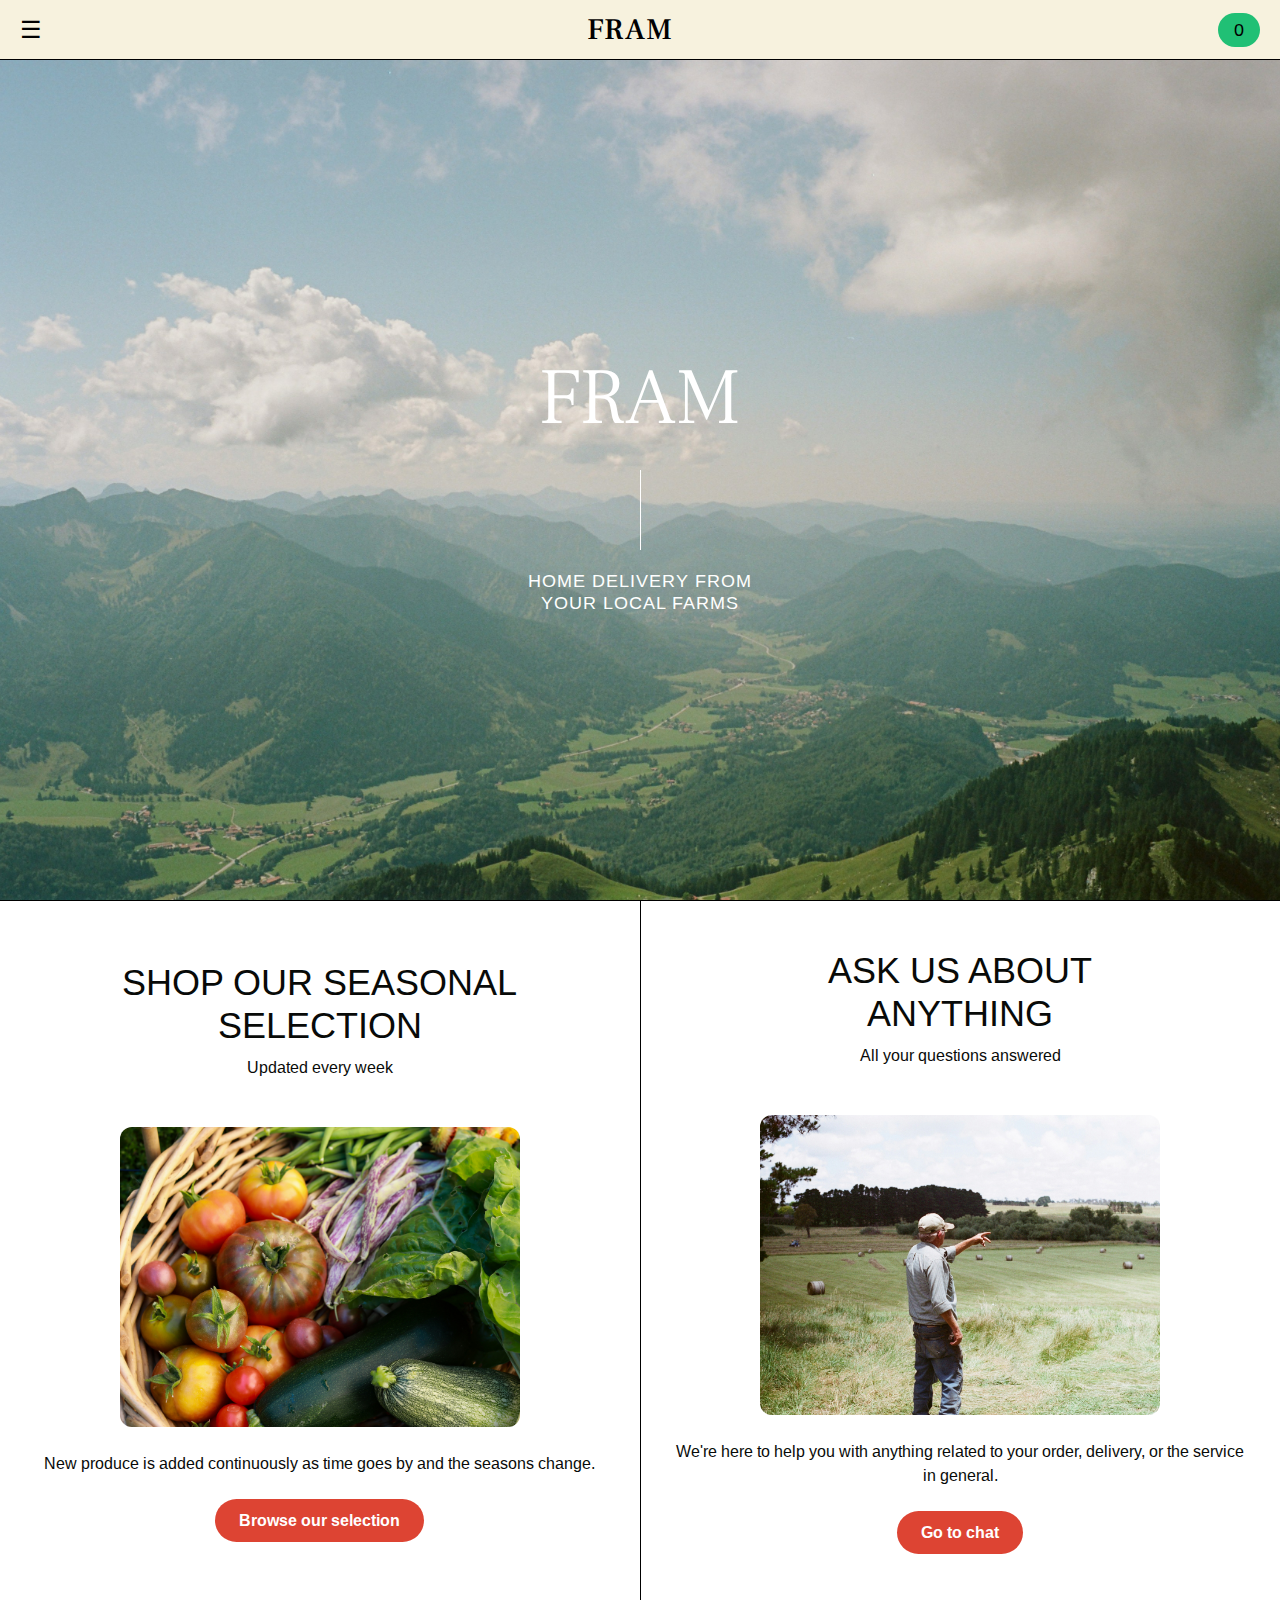
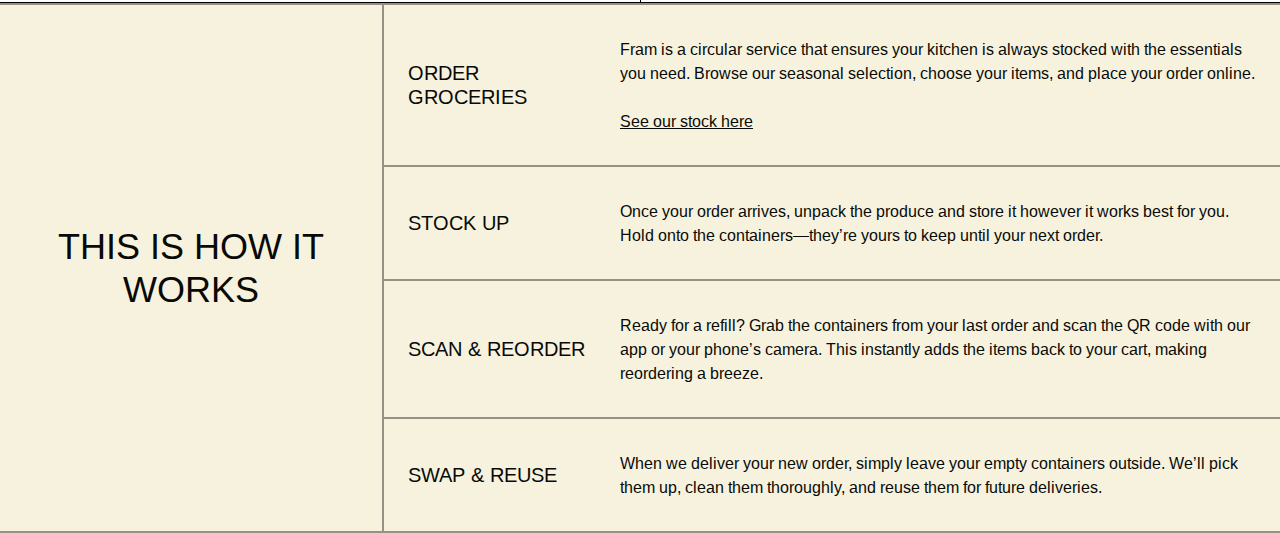
<file: index.html>
<!DOCTYPE html>
<html lang="en">

<head>
    <meta charset="UTF-8" />
    <meta name="viewport" content="width=device-width, initial-scale=1.0" />
    <title>FRAM</title>
    <link rel="stylesheet" href="/css/style.css" />
    <link
        href="https://fonts.googleapis.com/css2?family=Arimo:wght@400;600&family=Frank+Ruhl+Libre:wght@300;500;600&display=swap"
        rel="stylesheet">

</head>

<body>
    <header class="navbar">
        <button id="openMenu" class="icon-btn">&#9776;</button>
        <span class="logo">FRAM</span>
        <span class="cart">0</span>
    </header>

    <section class="hero">
        <h1>FRAM</h1>
        <hr />
        <p>Home Delivery From<br />Your Local Farms</p>
    </section>

    <section class="intro-section">
        <div class="intro-card">
            <h2>SHOP OUR SEASONAL<br>SELECTION</h2>
            <p class="subtext">Updated every week</p>
            <img src="/images/Landing Page/nina-luong-dp06f70Eyvc-unsplash.jpg" alt="Seasonal Produce" />
            <p>New produce is added continuously as time goes by and the seasons change.</p>
            <a href="products.html" class="btn-primary">Browse our selection</a>
        </div>

        <div class="intro-card">
            <h2>ASK US ABOUT<br>ANYTHING</h2>
            <p class="subtext">All your questions answered</p>
            <img src="/images/Landing Page/rebecca-ritchie-NWrp3FK68yE-unsplash.jpg" alt="Ask Us" />
            <p>We're here to help you with anything related to your order, delivery, or the service in general.</p>
            <a href="contact.html" class="btn-primary">Go to chat</a>
        </div>
    </section>
    <section class="how-it-works">
        <div class="hiw-left">
            <h2>THIS IS HOW IT<br>WORKS</h2>
        </div>

        <div class="hiw-right">
            <div class="hiw-step">
                <div class="hiw-step-inner">
                    <h3>ORDER GROCERIES</h3>
                    <p>
                        Fram is a circular service that ensures your kitchen is always stocked with the essentials you
                        need. Browse our seasonal selection, choose your items, and place your order online.
                        <br><br>
                        <a href="/products.html">See our stock here</a>
                    </p>
                </div>
            </div>

            <div class="hiw-step">
                <div class="hiw-step-inner">
                    <h3>STOCK UP</h3>
                    <p>
                        Once your order arrives, unpack the produce and store it however it works best for you. Hold
                        onto the containers—they’re yours to keep until your next order.
                    </p>
                </div>
            </div>

            <div class="hiw-step">
                <div class="hiw-step-inner">
                    <h3>SCAN & REORDER</h3>
                    <p>
                        Ready for a refill? Grab the containers from your last order and scan the QR code with our app
                        or your phone’s camera. This instantly adds the items back to your cart, making reordering a
                        breeze.
                    </p>
                </div>
            </div>

            <div class="hiw-step last">
                <div class="hiw-step-inner">
                    <h3>SWAP & REUSE</h3>
                    <p>
                        When we deliver your new order, simply leave your empty containers outside. We’ll pick them up,
                        clean them thoroughly, and reuse them for future deliveries.
                    </p>
                </div>
            </div>
        </div>
    </section>

    <aside id="sideMenu" class="side-menu">
        <div class="menu-header">
            <button id="closeMenu" class="icon-btn close-btn">&times;</button>
            <span class="menu-title">FRAM</span>
        </div>
        <div class="menu-line"></div>
        <nav class="menu-links">
            <a href="#">PRODUCTS</a>
            <a href="#">CHAT</a>
        </nav>
        <a href="#" class="checkout-link">CHECKOUT</a>
    </aside>

    <script src="/scripts/main.js"></script>
</body>

</html>
</file>
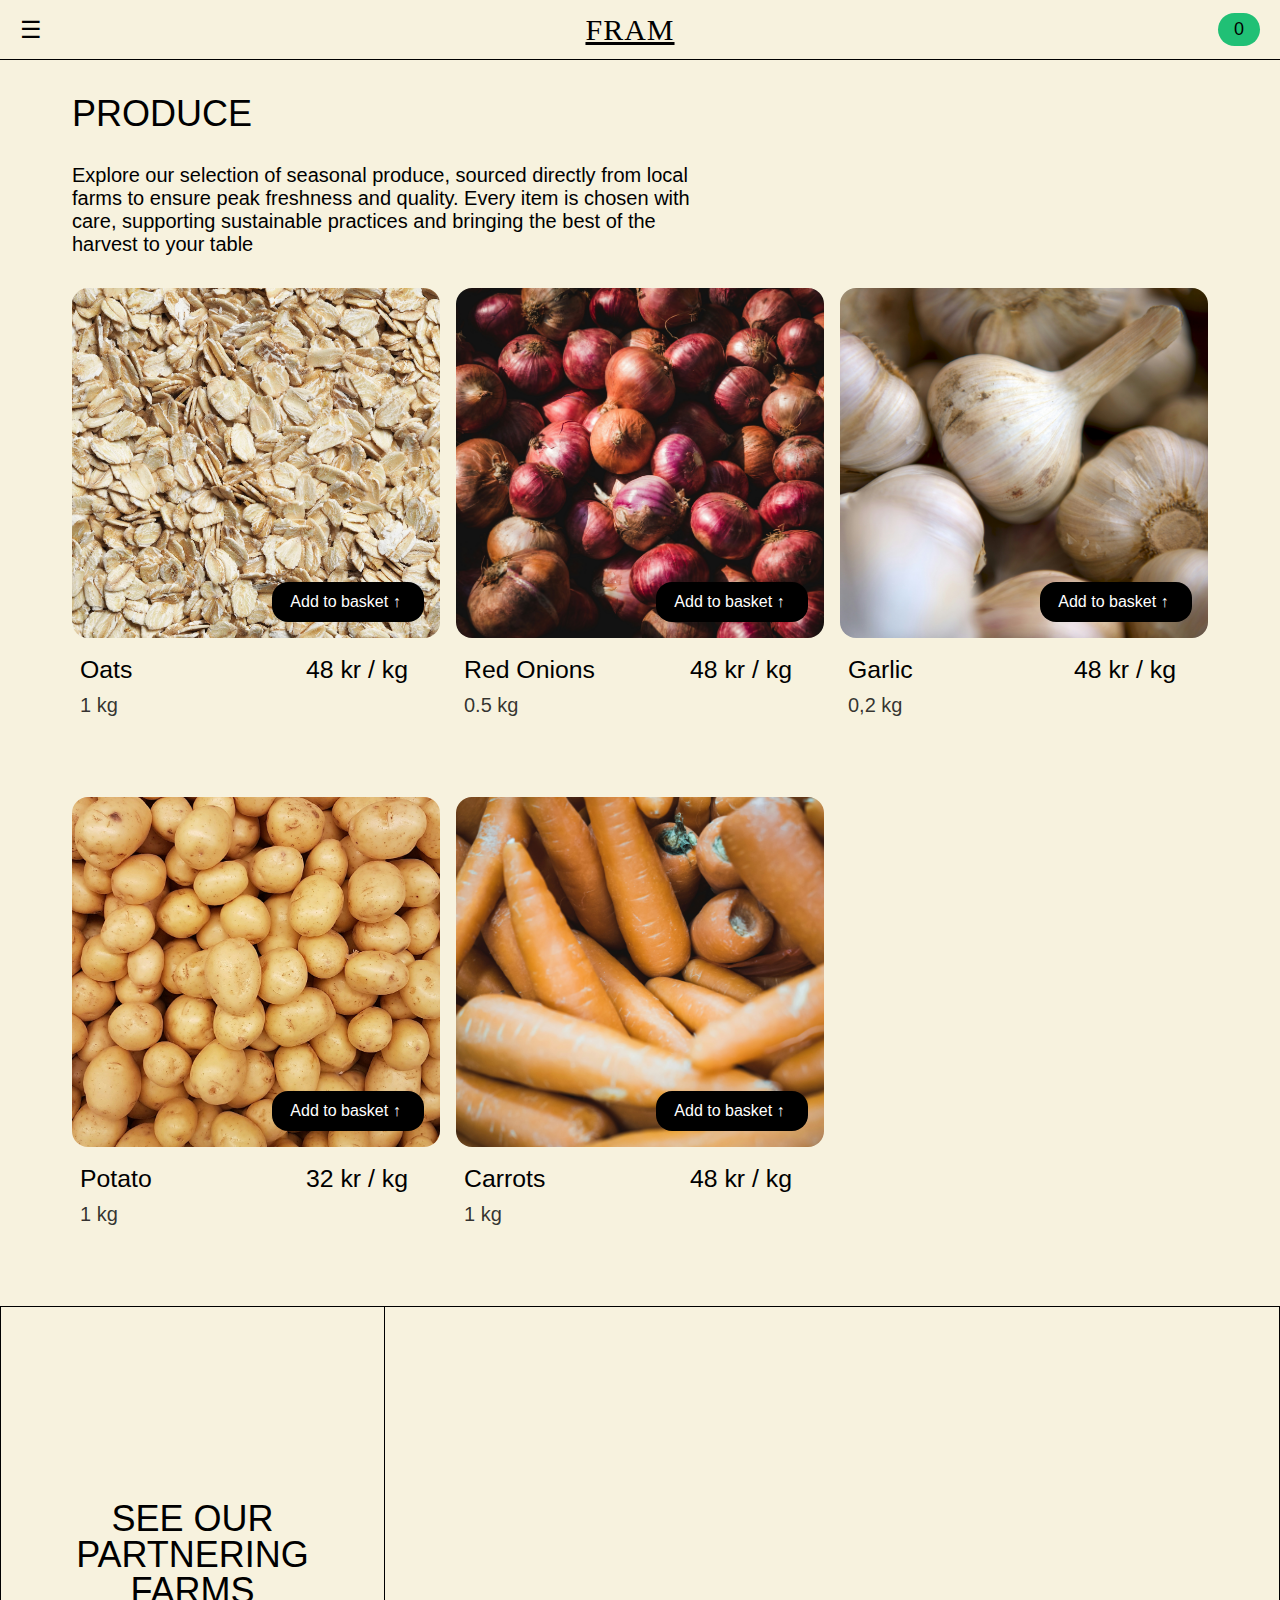
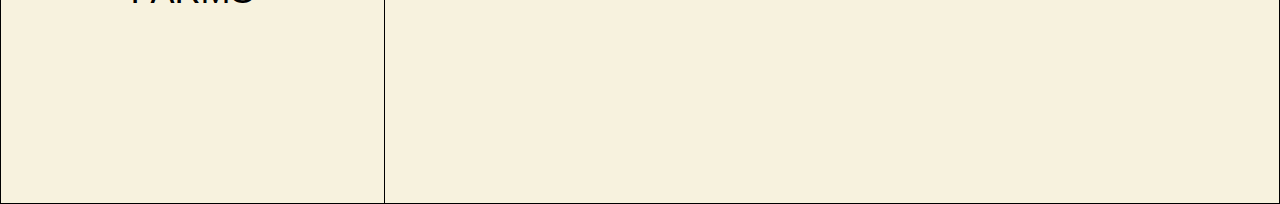
<file: products.html>
<html lang="en">

<head>
    <meta charset="UTF-8" />
    <meta name="viewport" content="width=device-width, initial-scale=1.0" />
    <title>FRAM Products</title>
    <link rel="stylesheet" href="/css/style.css" />
    <link rel="stylesheet" href="/css/pr-map.css">
</head>
<header class="navbar">
    <button id="openMenu" class="icon-btn">&#9776;</button>
    <a href="/index.html" class="logo">FRAM</a>
    <span class="cart">0</span>
</header>
<aside id="sideMenu" class="side-menu">
    <div class="menu-header">
        <button id="closeMenu" class="icon-btn close-btn">&times;</button>
        <span class="menu-title">FRAM</span>
    </div>
    <div class="menu-line"></div>
    <nav class="menu-links">
        <a href="/products.html">PRODUCTS</a>
        <a href="/contact.html">CHAT</a>
    </nav>
    <a href="#" class="checkout-link">CHECKOUT</a>
</aside>

<body>
    <main>
        <section class="pr-produce">
            <div class="pr-container">
                <h2 class="pr-left pr-pr-pr">produce</h2>
                <div class="pr-text-wrapper">
                    <p class="pr-pr-pr pr-left">Explore our selection of seasonal produce, sourced directly from local
                        farms to ensure peak freshness and quality. Every item is chosen with care, supporting
                        sustainable practices and bringing the best of the harvest to your table</p>
                </div>
            </div>
        </section>
        <div>
            <div class="pr-container">
                <div class="pr-product-container pr-product-container-wrap">
                    <div class="pr-product-card">
                        <div class="pr-relative">
                            <img src="/images/Product Page/lukasz-rawa-HB_MVtHVMLc-unsplash.jpg" alt="Oats"
                                class="pr-product-image">
                            <button class="pr-add-to-basket add-btn">
                                <span class="btn-text">Add to basket</span>
                                <span class="btn-arrow">↑</span>
                            </button>
                        </div>
                        <div class="pr-product-name-price">
                            <span class="pr-product-name">Oats</span>
                            <span class="pr-product-price">48 kr / kg</span>
                        </div>
                        <div class="pr-product-weight">1 kg</div>
                    </div>

                    <div class="pr-product-card">
                        <div class="pr-relative">
                            <img src="/images/Product Page/goh-rhy-yan-CCxWLAx0qmk-unsplash.jpg" alt="Red Onions"
                                class="pr-product-image">
                            <button class="pr-add-to-basket add-btn">
                                <span class="btn-text">Add to basket</span>
                                <span class="btn-arrow">↑</span>
                            </button>
                        </div>
                        <div class="pr-product-name-price">
                            <span class="pr-product-name">Red Onions</span>
                            <span class="pr-product-price">48 kr / kg</span>
                        </div>
                        <div class="pr-product-weight">0.5 kg</div>
                    </div>
                    <div class="pr-product-card">
                        <div class="pr-relative">
                            <img src="/images/Product Page/matthew-pilachowski-w1eAFyBLhLM-unsplash.jpg" alt="Garlic"
                                class="pr-product-image">
                            <button class="pr-add-to-basket add-btn">
                                <span class="btn-text">Add to basket</span>
                                <span class="btn-arrow">↑</span>
                            </button>
                        </div>
                        <div class="pr-product-name-price">
                            <span class="pr-product-name">Garlic</span>
                            <span class="pr-product-price">48 kr / kg</span>
                        </div>
                        <div class="pr-product-weight">0,2 kg</div>
                    </div>
                    <div class="pr-product-card">
                        <div class="pr-relative">
                            <img src="/images/Product Page/rodrigo-dos-reis-h3AkzboxK4Q-unsplash.jpg" alt="Potato"
                                class="pr-product-image">
                            <button class="pr-add-to-basket add-btn">
                                <span class="btn-text">Add to basket</span>
                                <span class="btn-arrow">↑</span>
                            </button>
                        </div>
                        <div class="pr-product-name-price">
                            <span class="pr-product-name">Potato</span>
                            <span class="pr-product-price">32 kr / kg</span>
                        </div>
                        <div class="pr-product-weight">1 kg</div>
                    </div>
                    <div class="pr-product-card">
                        <div class="pr-relative">
                            <img src="/images/Product Page/goh-rhy-yan-wUBhu3GXIg0-unsplash.jpg" alt="Carrots"
                                class="pr-product-image">
                            <button class="pr-add-to-basket add-btn">
                                <span class="btn-text">Add to basket</span>
                                <span class="btn-arrow">↑</span>
                            </button>
                        </div>
                        <div class="pr-product-name-price">
                            <span class="pr-product-name">Carrots</span>
                            <span class="pr-product-price">48 kr / kg</span>
                        </div>
                        <div class="pr-product-weight">1 kg</div>
                    </div>
                </div>
            </div>
        </div>
        <section class="pr-how-it-works">
            <div class="pr-how-it-works-left">
                <h2 class="pr-pr-pr">See our <br>partnering farms</h2>
            </div>
            <div class="pr-how-it-works-right-map">
                <div id="map" style="width: 100%; height: 400px;"></div>
            </div>
        </section>
    </main>



    <script type="module" src="/scripts/map.js"></script>
    <script src="/scripts/main.js"></script>
</body>

</html>
</file>
<file: css/style.css>
* {
  margin: 0;
  padding: 0;
  box-sizing: border-box;
}
html, body {
  height: 100%;
  font-family: 'Arimo', sans-serif;
}

.navbar {
  position: fixed;
  inset: 0 0 auto 0;
  height: 60px;
  display: flex;
  align-items: center;
  justify-content: space-between;
  padding: 0 20px;
  background: #f7f2de;
  border-bottom: 1px solid #000;
  z-index: 1000;
}
.icon-btn {
  background: none;
  border: none;
  font-size: 24px;
  cursor: pointer;
}
.logo {
  font-size: 30px;
  font-family: 'Frank Ruhl Libre', serif;
  font-weight: 500;
  letter-spacing: 1px;
  color: #000000;
}

.cart {
  padding: 6px 16px;
  background: #20C075;
  color: #000000;
  border-radius: 50px;
  font-size: 18px;
  font-family: 'Arimo', sans-serif;
  display: flex;
  align-items: center;
  justify-content: center;
}

.hero {
  height: 100vh;
  padding-top: 60px;
  background: url("/images/Landing Page/markus-spiske-WcLzVLbUP5g-unsplash.jpg") center / cover no-repeat;
  display: flex;
  flex-direction: column;
  align-items: center;
  justify-content: center;
  color: #fff;
  text-align: center;
}
.hero h1 {
  font-size: 80px;
  font-family: 'Frank Ruhl Libre', serif;
  font-weight: 300;
}
.hero hr {
  height: 80px;
  border: none;
  border-left: 1px solid #fff;
  margin: 20px 0;
}
.hero p {
  font-size: 18px;
  letter-spacing: 1px;
  text-transform: uppercase;
  font-family: 'Arimo', sans-serif;
}

.side-menu {
  position: fixed;
  top: 0;
  left: 0;
  height: 100%;
  width: 390px;
  max-width: 90vw;
  background: #008F51;
  color: #000000;
  z-index: 2000;
  display: flex;
  flex-direction: column;
  transform: translateX(-100%);
  transition: transform 0.3s ease;
}
.side-menu.open {
  transform: translateX(0);
}
@media (max-width: 391px) {
  .side-menu {
    width: 100vw !important;
    max-width: 100vw !important;
    height: 100vh;
  }
}

.menu-header {
  height: 60px;
  display: flex;
  align-items: center;
  justify-content: center;
  position: relative;
  padding: 0 20px;
}
.close-btn {
  position: absolute;
  left: 20px;
  font-size: 24px;
  cursor: pointer;
  background: none;
  border: none;
  color: #000000;
}
.menu-title {
  font-size: 30px;
  color: #000000;
  font-family: 'Frank Ruhl Libre', sans-serif;
  text-transform: uppercase;
}

.menu-line {
  height: 1px;
  width: 100%;
  background: #000000;
}

.menu-links {
  flex: 1;
  display: flex;
  flex-direction: column;
  justify-content: center;
  align-items: center;
  gap: 30px;
}
.menu-links a {
  font-size: 24px;
  color: #000000;
  text-decoration: none;
}
.menu-links a:hover {
  text-decoration: underline;
}

.checkout-link {
  display: block;
  text-align: center;
  font-size: 22px;
  padding: 40px 0;
  text-decoration: none;
  color: #000000;
}
.checkout-link:hover {
  text-decoration: underline;
}

@media (min-width: 769px) {
  .menu-title {
    display: none;
  }
}

.how-it-works {
  display: flex;
  flex-direction: row;
  background-color: #F7F2DE;
  border-top: 2px solid rgba(0, 0, 0, 0.4);
  border-bottom: 2px solid rgba(0, 0, 0, 0.4);
  flex-wrap: wrap;
}

.hiw-left {
  flex: 0 0 100%;
  display: flex;
  justify-content: center;
  align-items: center;
  padding: 4rem 2rem;
  border-bottom: 2px solid rgba(0, 0, 0, 0.4);
}

.hiw-left h2 {
  font-size: 36px;
  font-weight: 400;
  color: #080A08;
  line-height: 1.2;
  text-align: center;
  font-family: 'Arimo', sans-serif;
  text-transform: uppercase;
}

.hiw-right {
  flex: 1;
  display: flex;
  flex-direction: column;
  width: 100%;
}

.hiw-step {
  border-bottom: 2px solid rgba(0, 0, 0, 0.4);
}

.hiw-step.last {
  border-bottom: none;
}

.hiw-step-inner {
  display: flex;
  flex-direction: row;
  padding: 2rem 1.5rem;
  gap: 2rem;
  align-items: center;
}

.hiw-step h3 {
  flex: 0 0 180px;
  font-size: 18px;
  text-transform: uppercase;
  font-weight: 400;
  color: #080A08;
  margin: 0;
  text-align: left;
  font-family: 'Arimo', sans-serif;
}
@media (min-width: 768px) {
  .hiw-step h3 {
    font-size: 20px;
  }
}

.hiw-step p {
  margin: 0;
  font-size: 16px;
  line-height: 1.5;
  color: #080A08;
  flex: 1;
  font-family: 'Arimo', sans-serif;
}

.hiw-step a {
  text-decoration: underline;
  color: #080A08;
  font-weight: 500;
}

@media (min-width: 768px) {
  .hiw-left {
    flex: 0 0 30%;
    border-right: 2px solid rgba(0, 0, 0, 0.4);
    border-bottom: none;
  }

  .hiw-right {
    flex: 1;
    width: auto;
  }
}

@media (max-width: 768px) {
  .how-it-works {
    flex-direction: column;
  }

  .hiw-left {
    border-right: none;
    border-bottom: 2px solid rgba(0, 0, 0, 0.4);
    padding: 2rem 1rem;
  }

  .hiw-step-inner {
    flex-direction: column;
    align-items: flex-start;
    gap: 1rem;
    padding: 1.5rem 1rem;
  }

  .hiw-step h3 {
    flex: unset;
    font-size: 18px;
  }

  .hiw-step p {
    font-size: 16px;
  }

  .hiw-left h2 {
    font-size: 24px;
  }
}

.intro-section {
  display: flex;
  flex-wrap: wrap;
  background-color: white;
  border-top: 1px solid #000;
  border-bottom: 1px solid #000;
}

.intro-card {
  flex: 1;
  min-width: 300px;
  text-align: center;
  padding: 3rem 2rem;
  border-left: 1px solid #000;
  box-sizing: border-box;
  display: flex;
  flex-direction: column;
  align-items: center;
  justify-content: center;
}

.intro-card:first-child {
  border-left: none;
}

.intro-card h2 {
  font-size: 36px;
  font-weight: 400;
  text-transform: uppercase;
  line-height: 1.2;
  font-family: 'Arimo', sans-serif;
  color: #080A08;
  margin-bottom: 0.5rem;
  text-align: center;
  word-break: break-word;
}


.subtext {
  font-size: 20px;
  color: #666;
  font-family: 'Frank Ruhl Libre', serif;
  font-weight: 300;
  margin-bottom: 1.5rem;
}


.intro-card img {
  width: 80%;
  max-width: 400px;
  height: 300px;
  object-fit: cover;
  border-radius: 12px;
  margin: 1.5rem 0;
}

.intro-card p {
  font-size: 16px;
  line-height: 1.5;
  color: #080A08;
  margin-bottom: 1.5rem;
  font-family: 'Arimo', sans-serif;
}

.btn-primary {
  background: #dd4433;
  color: white;
  border: none;
  padding: 0.7rem 1.5rem;
  border-radius: 25px;
  font-weight: bold;
  cursor: pointer;
  font-family: 'Arimo', sans-serif;
  font-size: 1rem;
  text-decoration: none;
  transition: background 0.3s ease, transform 0.2s ease;
}

.btn-primary:hover {
  background: #bb3322;
  transform: translateY(-2px);
}

@media (max-width: 768px) {
  .intro-section {
    flex-direction: column;
  }

  .intro-card {
    border-left: none;
    border-top: 1px solid #000;
  }

  .intro-card:first-child {
    border-top: none;
  }

  .intro-card img {
    width: 100%;
    max-width: none;
  }

  .btn-primary {
    width: 100%;
    max-width: 300px;
  }
}


.popular-produce {
  padding: 2rem;
  font-family: 'Arimo', sans-serif;
}

.popular-produce h2 {
  font-size: 36px;
  margin-bottom: 1.5rem;
  font-family: 'Frank Ruhl Libre', serif;
  text-transform: uppercase;
  font-weight: 500;
}

.produce-grid {
  display: flex;
  gap: 1.5rem;
}

.product-card {
  flex: 1;
  font-family: 'Arimo', sans-serif;
}

.img-wrapper {
  position: relative;
}

.img-wrapper img {
  width: 100%;
  height: 340px;
  object-fit: cover;
  border-radius: 12px;
}


.add-btn {
  position: absolute;
  bottom: 20px;
  right: 15px;
  width: 152px;
  height: 40px;
  background: #000;
  color: #fff;
  border: none;
  border-radius: 20px;
  font-family: 'Arimo', sans-serif;
  font-size: 16px;
  cursor: pointer;
  display: flex;
  align-items: center;
  justify-content: space-between;
  padding: 0 0.8rem;
  box-sizing: border-box;
  transition: background-color 0.25s ease, transform 0.25s ease;
}

.btn-text {
  text-align: left;
}

.btn-arrow {
  font-size: 16px;
  line-height: 1;
  margin-right: 5px;
  margin-bottom: 3px;
}

.product-info {
  display: flex;
  justify-content: space-between;
  align-items: center;
  margin-top: 0.5rem;
}

.product-info h4 {
  margin: 0;
  font-size: 1rem;
}

.product-info .price {
  font-size: 0.9rem;
  color: #555;
  margin: 0;
}

.newsletter {
  background: #db3a2e;
  color: #fff;
  padding: 3rem 2rem;
  font-family: 'Arimo', sans-serif;
}

.newsletter h1 {
  font-family: 'Frank Ruhl Libre', serif;
  font-weight: 300;
  font-size: 48px;
  margin: 0;
  padding-bottom: 0.5rem;
  border-bottom: 1px solid rgba(255, 255, 255, 0.5);
  width: 100%;
}

.newsletter h3 {
  font-family: 'Arimo', sans-serif;
  font-weight: 400;
  font-size: 36px;
  margin-top: 2.5rem;
  margin-bottom: 0.5rem;
}

.newsletter p {
  font-family: 'Frank Ruhl Libre', serif;
  font-weight: 300;
  font-size: 24px;
  max-width: 400px;
  line-height: 1.4;
  margin-bottom: 1.5rem;
}

.newsletter form {
  display: flex;
  flex-direction: column;
  gap: 0.8rem;
  width: 100%;
  max-width: 625.6px;
}

.newsletter input {
  padding: 0.8rem;
  border: none;
  border-radius: 4px;
  font-size: 1rem;
  width: 100%;
}

.newsletter button {
  background: #f1f1f1;
  color: #000;
  border: none;
  font-weight: normal;
  padding: 0.8rem;
  border-radius: 4px;
  cursor: pointer;
  font-size: 1rem;
  width: 100%;
  margin-top: 5px;
}

@media (max-width: 768px) {
  .popular-produce {
    padding: 2rem 1rem;
  }

  .popular-produce h2 {
    font-size: 24px;
    margin-bottom: 1rem;
  }

  .produce-grid {
    flex-wrap: nowrap;
    overflow-x: auto;
    gap: 1.5rem;
    scroll-snap-type: x mandatory;
    padding-bottom: 1rem;
    -webkit-overflow-scrolling: touch;
  }

  .product-card {
    flex: 0 0 auto;
    min-width: 80%;
    scroll-snap-align: start;
    display: flex;
    flex-direction: column;
  }

  .img-wrapper img {
    height: 340px;
    width: 280px;
    object-fit: cover;
    border-radius: 12px;
  }

  .add-btn {
    width: 150px;
    height: 42px;
    font-size: 16px;
    bottom: 20px;
    right: 15px;
  }

  .product-info {
    margin-top: 1rem;
  }

  .product-info h4,
  .product-info .price,
  .product-card p {
    font-size: 1rem;
  }

  .newsletter h1 {
    font-size: 36px;
  }

  .newsletter h3 {
    font-size: 28px;
  }

  .newsletter p {
    font-size: 18px;
    max-width: 100%;
  }

  .newsletter form {
    max-width: 100%;
  }

  .newsletter input,
  .newsletter button {
    font-size: 1rem;
    padding: 0.8rem;
    width: 100%;
  }
}

.add-btn.added {
  background: #20C075 !important;
  transform: scale(1.12);
  color: black;
}

.cart.bump {
  animation: cartBump 0.35s ease-in-out;
}

@keyframes cartBump {
  0% { transform: scale(1); }
  40% { transform: scale(1.3); }
  100% { transform: scale(1); }
}
</file>
<file: css/pr-map.css>
* {
  margin: 0;
  padding: 0;
}
*,
::after,
::before {
  box-sizing: border-box;
  font-weight: 100;
}
html {
  scroll-behavior: smooth;
}
body {
  background: #f7f2de;
  border: none;
}
p {
  font-family: Arimo, sans-serif;
}
.pr-container {
  max-width: 1200px;
  margin: 0 auto;
  padding: 0 2rem;
}
.pr-frank {
  font-family: Frank Ruhl Libre;
}
.pr-left {
  text-align: left;
}
.pr-red-button {
  color: #fff;
  background-color: #dc4131;
  border: none;
  border-radius: 0.5rem;
  cursor: pointer;
  font-size: 1rem;
  padding: 0.8rem 1.9rem;
  width: 320px;
  margin-top: 44px;
}
.pr-red-button:hover {
  background-color: #ae2e21;
}
.pr-how-it-works {
  display: flex;
  background-color: #f7f2de;
  align-items: stretch;
}
.pr-how-it-works-left {
  display: flex;
  flex: 0 0 30%;
  padding: 1em;
  border: 1px solid #000;
  border-right: none;
  align-items: center;
  justify-content: center;
}
.pr-how-it-works-left h2 {
  margin: 0;
  text-align: center;
}
.pr-how-it-works-right {
  flex: 1;
  display: flex;
  flex-direction: row;
  flex-wrap: wrap;
  border: 1px solid #000;
  padding: 0 5rem;
}
h2 {
  text-transform: uppercase;
  font-size: 2.25rem;
  text-align: center;
  line-height: 2.25rem;
}
.pr-product-container {
  display: flex;
  align-items: center;
  margin: 0 -0.5rem;
}
.pr-product-container-wrap {
  flex-wrap: wrap;
}
.pr-product-card {
  padding: 0 0.5rem;
  flex: 0 0 33.33333%;
}
.pr-product-image {
  width: 100%;
  object-fit: cover;
  border-radius: 1rem;
  display: block;
  overflow: hidden;
  aspect-ratio: 227/216;
}
.pr-product-name-price {
  display: flex;
  justify-content: space-between;
  padding-top: 0.5rem;
  font-size: 1.55rem;
  font-family: Arimo, sans-serif;
}
.pr-product-name {
  font-weight: regular;
  padding-left: 0.5rem;
  padding-top: 0.6rem;
}
.pr-product-price {
  font-weight: regular;
  font-family: Arimo, sans-serif;
  padding-right: 2rem;
  padding-top: 0.6rem;
}
.pr-product-weight {
  margin-top: 0.25rem;
  font-size: 1.25rem;
  color: #000000cc;
  font-family: Arimo, sans-serif;
  padding-left: 0.5rem;
  padding-top: 0.4rem;
  margin-bottom: 5rem;
}
.pr-add-to-basket {
  display: inline-block;
  background-color: #000;
  color: #fff;
  border: none;
  padding: 0.5rem 1rem;
  margin-top: 0.5rem;
  border-radius: 1rem;
  cursor: pointer;
  font: inherit;
  font-size: 1rem;
  font-family: Arimo, sans-serif;
  position: absolute;
  right: 1rem;
  bottom: 1rem;
}
.pr-relative {
  position: relative;
}
.pr-produce h2 {
  margin-top: 6rem;
  margin-bottom: 2rem;
}
.pr-produce p {
  font-size: 1.25rem;
  margin-bottom: 2rem;
}
.pr-text-wrapper p {
  max-width: 40rem;
  width: 100%;
}
.pr-how-it-works-right-map {
  flex: 1;
  display: flex;
  border: 1px solid #000;
  padding: 3rem 5rem;
}

/* Responsive */
@media (max-width: 768px) {
  .pr-container {
    padding: 0 1rem;
  }
  .pr-how-it-works {
    flex-direction: column;
    align-items: stretch;
    width: 100%;
  }
  .pr-how-it-works-left,
  .pr-how-it-works-right {
    flex: none;
    width: 100%;
  }
  .pr-how-it-works-left {
    text-align: left;
    margin-bottom: 1em;
    padding-top: 3rem;
    padding-bottom: 3rem;
  }
  .pr-how-it-works-right {
    text-align: left;
    padding: 1rem;
  }
  .pr-how-it-works-left h2 {
    font-size: 1.7rem;
  }
  .pr-product-container-wrap .pr-product-card {
    flex: 0 0 100%;
  }
  .pr-how-it-works-right-map {
    padding: 0px;
  }
}
</file>
